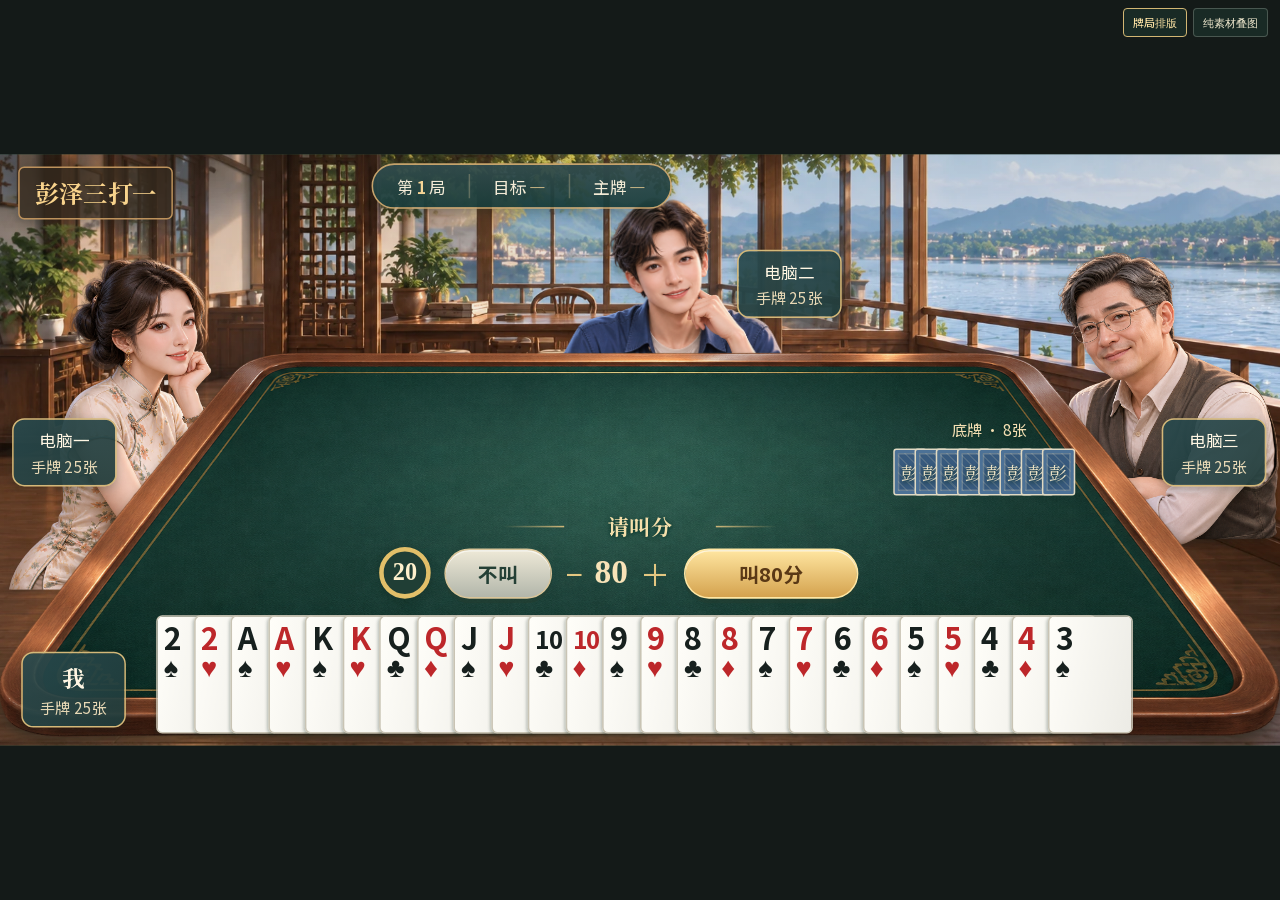
<file: designs/tea-room-layer-review/index.html>
<!DOCTYPE html>
<html lang="zh-CN">
<head>
  <meta charset="UTF-8">
  <meta name="viewport" content="width=device-width, initial-scale=1">
  <title>彭泽三打一 · 素材叠图预览</title>
  <style>
    @font-face{font-family:Pengze Sans;src:url("assets/sans.woff2")}@font-face{font-family:Pengze Serif;src:url("assets/serif.woff2")}
    *{box-sizing:border-box}body{margin:0;background:#141a18;color:#efe5c9;font-family:Pengze Sans,"PingFang SC",sans-serif}button{font:inherit;cursor:pointer}button:focus-visible{outline:2px solid #ffe0a0;outline-offset:3px}
    .viewport{height:100dvh;width:100vw;display:flex;align-items:center;justify-content:center;overflow:hidden}.board{position:relative;width:844px;height:390px;flex-shrink:0;overflow:hidden;transform-origin:center;background:#284436;isolation:isolate}
    .room{position:absolute;inset:0;width:100%;height:100%;object-fit:cover}.shade{position:absolute;inset:0;background:linear-gradient(#0d1a172b,transparent 35%,#081c1717)}
    .person{position:absolute;object-fit:contain;filter:drop-shadow(0 2px 2px #091c1830)}.person-left{left:5px;top:66px;width:151px;height:222px}.person-top{left:350px;top:28px;width:180px;height:166px}.person-right{right:0;top:64px;width:174px;height:195px}
    .table{position:absolute;left:-3px;top:129px;width:850px;height:257px;filter:drop-shadow(0 4px 4px #14211966)}
    .game-ui{position:absolute;inset:0}.brand{position:absolute;top:8px;left:12px;margin:0;padding:5px 10px;color:#f8d38c;font:700 16px Pengze Serif,"Songti SC",serif;background:#33291ec9;border:1px solid #bd925c;border-radius:4px;box-shadow:0 2px 7px #10191244}
    .summary{position:absolute;top:6px;left:245px;padding:6px 16px;background:linear-gradient(#314b4df0,#183c3af0);border:1px solid #c5a36c;border-radius:16px;display:flex;gap:15px;align-items:center;color:#f2ead5;font-size:11px;box-shadow:0 2px 6px #14241c44}.summary b{color:#f6d596;font-weight:600}.summary span+span{border-left:1px solid #d8c69a50;padding-left:15px}
    .identity{position:absolute;min-width:69px;padding:5px 8px;color:#fff6e3;background:linear-gradient(135deg,#28494deb,#203c3beb);border:1px solid #d3b879;border-radius:8px;box-shadow:0 2px 6px #10231e44;font-size:11px;text-align:center}.identity small{display:block;margin-top:2px;color:#e7d8b5;font-size:10px}.identity-left{left:8px;top:174px}.identity-top{left:486px;top:63px}.identity-right{right:9px;top:174px}.identity-self{left:14px;bottom:12px}.identity-self strong{font-family:Pengze Serif;font-size:15px}
    .bottom{position:absolute;left:585px;top:174px;width:135px;text-align:center;color:#f3deb2;font-size:10px;text-shadow:0 1px 3px #0a2e21}.pile{display:flex;justify-content:center;margin-top:5px;padding-right:15px}.back{width:22px;height:31px;margin-right:-8px;display:grid;place-items:center;border:1px solid #e0d9c3;border-radius:2px;background:repeating-linear-gradient(45deg,transparent 0 3px,#dfd8bb27 3px 4px),#385a7e;box-shadow:inset 0 0 0 2px #4c7196,inset 0 0 0 3px #c7c9bc55;color:#e8dfc4;font-family:Pengze Serif;font-size:12px}
    .bid-title{position:absolute;top:235px;left:332px;width:180px;text-align:center;color:#f5dfab;font:700 14px Pengze Serif;text-shadow:0 1px 3px #022e23}.bid-title:before,.bid-title:after{content:"";position:absolute;top:50%;width:40px;height:1px;background:linear-gradient(90deg,transparent,#d0b779)}.bid-title:before{left:0}.bid-title:after{right:0;transform:rotate(180deg)}
    .controls{position:absolute;left:250px;top:259px;display:flex;gap:9px;align-items:center}.timer{height:34px;width:34px;display:grid;place-items:center;border:3px solid #e2bf69;border-radius:50%;color:#fff1cd;background:#203e35;box-shadow:0 2px 6px #11271d66;font:700 16px Georgia,serif}.action{height:33px;min-width:71px;border-radius:17px;border:1px solid #d9c599;background:linear-gradient(#eee9d7,#b2b6aa);color:#244036;box-shadow:inset 0 1px 0 #fff9,0 3px 0 #233d2f88;font-size:13px;font-weight:700}.primary{min-width:115px;background:linear-gradient(#ffe6a1,#d4a24e);border-color:#ffe7a4;color:#593816}.value{display:flex;align-items:center;gap:8px;color:#f8e3b8}.value b{font:700 22px Georgia,serif}.step{color:#e4c781;font-size:20px;line-height:25px}
    .hand{position:absolute;left:103px;top:304px;height:82px;width:644px}.card{position:absolute;width:56px;height:78.4px;border:1px solid #c9c4b4;border-radius:4px;background:linear-gradient(100deg,#fffef9,#ecebe5);color:#17201e;box-shadow:-1px 1px 2px #172c2344;padding:3px 0 0 4px;font-family:Pengze Sans,sans-serif;line-height:22px;font-size:20px;font-weight:700}.card.double-rank{font-size:16px}.card .suit{display:block;font-family:Georgia,serif;font-size:18px;line-height:18px}.card.red{color:#bd272a}
    .review-tools{position:fixed;right:12px;top:8px;display:flex;gap:6px;z-index:10}.review-tools button{border:1px solid #a8b0a655;color:#f0e8ce;background:#1a2e28d9;border-radius:4px;padding:5px 9px;font-size:11px}.review-tools button[aria-pressed="true"]{border-color:#d2b673;color:#ffe4a5}.board.clean .game-ui{display:none}
  </style>
</head>
<body>
  <main class="viewport" aria-label="独立视觉预览，非可玩牌局">
    <div class="board" id="board">
      <img class="room" src="assets/room.webp" alt="江边茶室背景">
      <div class="shade"></div>
      <img class="person person-left" src="assets/player-left.webp" alt="左侧女性牌友">
      <img class="person person-top" src="assets/player-top.webp" alt="上方年轻男性牌友">
      <img class="person person-right" src="assets/player-right.webp" alt="右侧戴眼镜男性牌友">
      <img class="table" src="assets/table.webp" alt="绿色木边牌桌">
      <section class="game-ui" aria-label="叫分阶段的排版示意">
        <h1 class="brand">彭泽三打一</h1>
        <div class="summary"><span>第 <b>1</b> 局</span><span>目标 <b>—</b></span><span>主牌 <b>—</b></span></div>
        <div class="identity identity-left">电脑一<small>手牌 25张</small></div>
        <div class="identity identity-top">电脑二<small>手牌 25张</small></div>
        <div class="identity identity-right">电脑三<small>手牌 25张</small></div>
        <div class="identity identity-self"><strong>我</strong><small>手牌 25张</small></div>
        <div class="bottom">底牌 · 8张<div class="pile" id="pile"></div></div>
        <div class="bid-title">请叫分</div>
        <div class="controls"><span class="timer" aria-label="20秒倒计时示意">20</span><span class="action" style="display:grid;place-items:center">不叫</span><span class="value"><span class="step">−</span><b>80</b><span class="step">＋</span></span><span class="action primary" style="display:grid;place-items:center">叫80分</span></div>
        <div class="hand" id="hand" aria-label="25张手牌排版示意"></div>
      </section>
    </div>
  </main>
  <nav class="review-tools" aria-label="预览显示"><button type="button" id="game" aria-pressed="true">牌局排版</button><button type="button" id="clean" aria-pressed="false">纯素材叠图</button></nav>
  <script>
    const board = document.getElementById('board');
    const gameButton = document.getElementById('game');
    const cleanButton = document.getElementById('clean');
    const cards = [['2','♠'],['2','♥'],['A','♠'],['A','♥'],['K','♠'],['K','♥'],['Q','♣'],['Q','♦'],['J','♠'],['J','♥'],['10','♣'],['10','♦'],['9','♠'],['9','♥'],['8','♣'],['8','♦'],['7','♠'],['7','♥'],['6','♣'],['6','♦'],['5','♠'],['5','♥'],['4','♣'],['4','♦'],['3','♠']];
    document.getElementById('hand').innerHTML = cards.map(([rank, suit], index) => `<div class="card ${suit === '♥' || suit === '♦' ? 'red' : ''} ${rank === '10' ? 'double-rank' : ''}" style="left:${index * 24.5}px" aria-label="${suit}${rank}">${rank}<span class="suit">${suit}</span></div>`).join('');
    document.getElementById('pile').innerHTML = Array.from({length:8}, () => '<span class="back">彭</span>').join('');
    function resize() { board.style.transform = `scale(${Math.min(innerWidth / 844, innerHeight / 390)})`; }
    function setClean(clean) {board.classList.toggle('clean', clean);gameButton.setAttribute('aria-pressed', String(!clean));cleanButton.setAttribute('aria-pressed', String(clean));}
    gameButton.addEventListener('click', () => setClean(false));
    cleanButton.addEventListener('click', () => setClean(true));
    addEventListener('resize', resize);
    resize();
  </script>
</body>
</html>
</file>
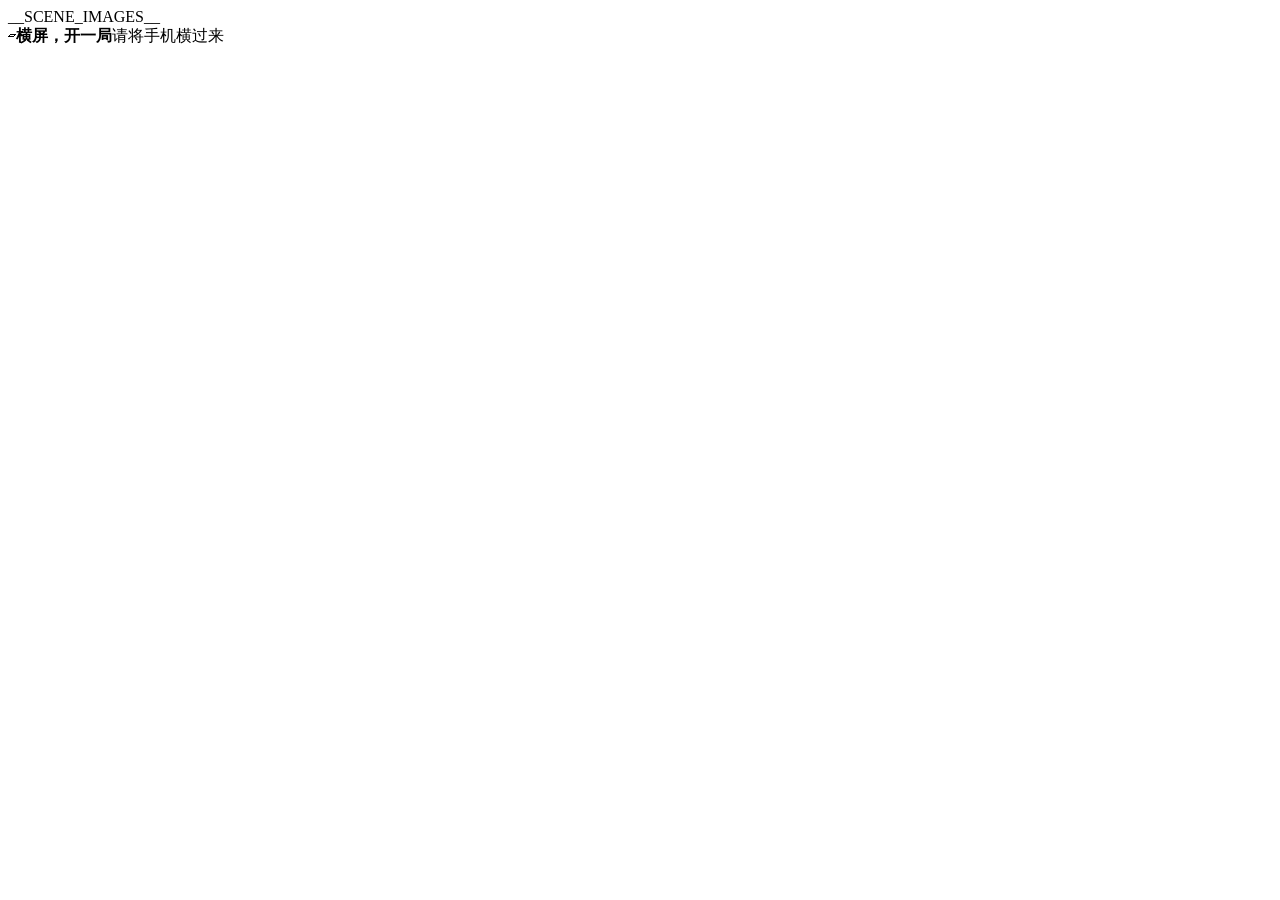
<file: src/page.html>
<!DOCTYPE html>
<html lang="zh-CN">
<head>
  <meta charset="UTF-8">
  <meta name="viewport" content="width=device-width, initial-scale=1, viewport-fit=cover">
  <meta name="theme-color" content="#063b2d">
  <title>彭泽三打一 · 原型验证</title>
  <style>__FONTS__
__STYLE__</style>
</head>
<body>
  <main id="viewport" aria-label="彭泽三打一游戏牌桌">
    <div id="board" class="board home-board">
      <div class="scene-layer" aria-hidden="true">__SCENE_IMAGES__<div class="scene-shade"></div></div>
      <div id="surface"></div>
      <div id="motion" class="motion-layer" aria-hidden="true"></div>
      <div id="overlay"></div>
      <div id="toast" class="toast" role="status" aria-live="polite" hidden></div>
    </div>
  </main>
  <div class="portrait-guide"><span class="rotate-symbol">▱</span><strong>横屏，开一局</strong><span>请将手机横过来</span></div>
  <script>__RULES__
const PENGZE_CARD_ART = __CARD_ART__;
__APP__</script>
</body>
</html>
</file>
